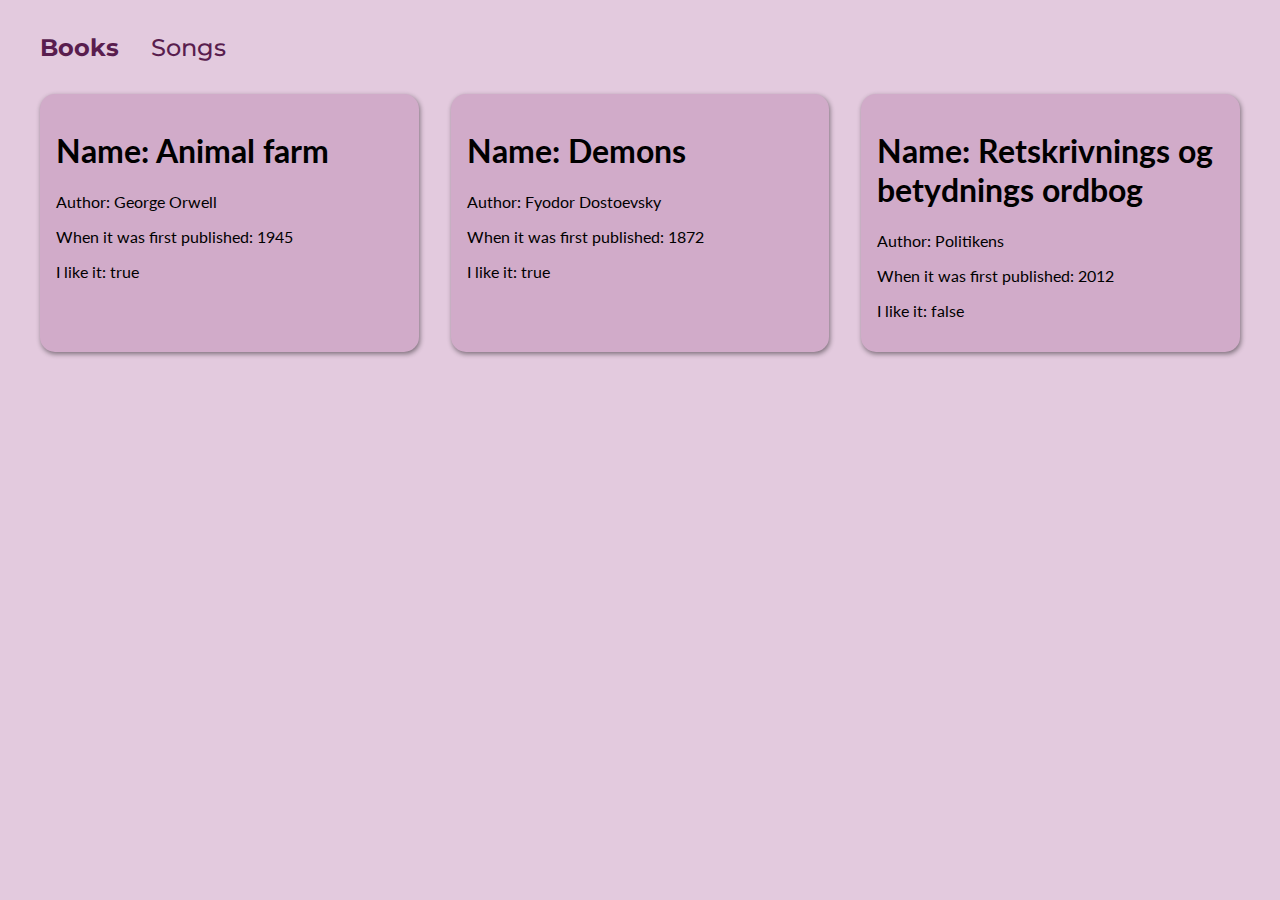
<file: index.html>
<!DOCTYPE html>
<html lang="en">
  <head>
    <meta charset="UTF-8" />
    <meta name="viewport" content="width=device-width, initial-scale=1.0" />
    <link rel="stylesheet" href="style.css" />
    <title>Template and Object</title>
  </head>
  <body>
    <header>
      <nav>
        <ul>
          <li>
            <a href="#" class="active">Books</a>
          </li>
          <li>
            <a href="songs.html">Songs</a>
          </li>
        </ul>
      </nav>
    </header>
    <main></main>
    <template>
      <article class="books">
        <h1>Name: <span>name</span></h1>
        <p class="author"><span>author</span></p>
        <p class="year">When it was first published: <span>year</span></p>
        <p class="like">I like it: <span>true or false</span></p>
      </article>
    </template>
    <script src="script.js"></script>
  </body>
</html>
</file>
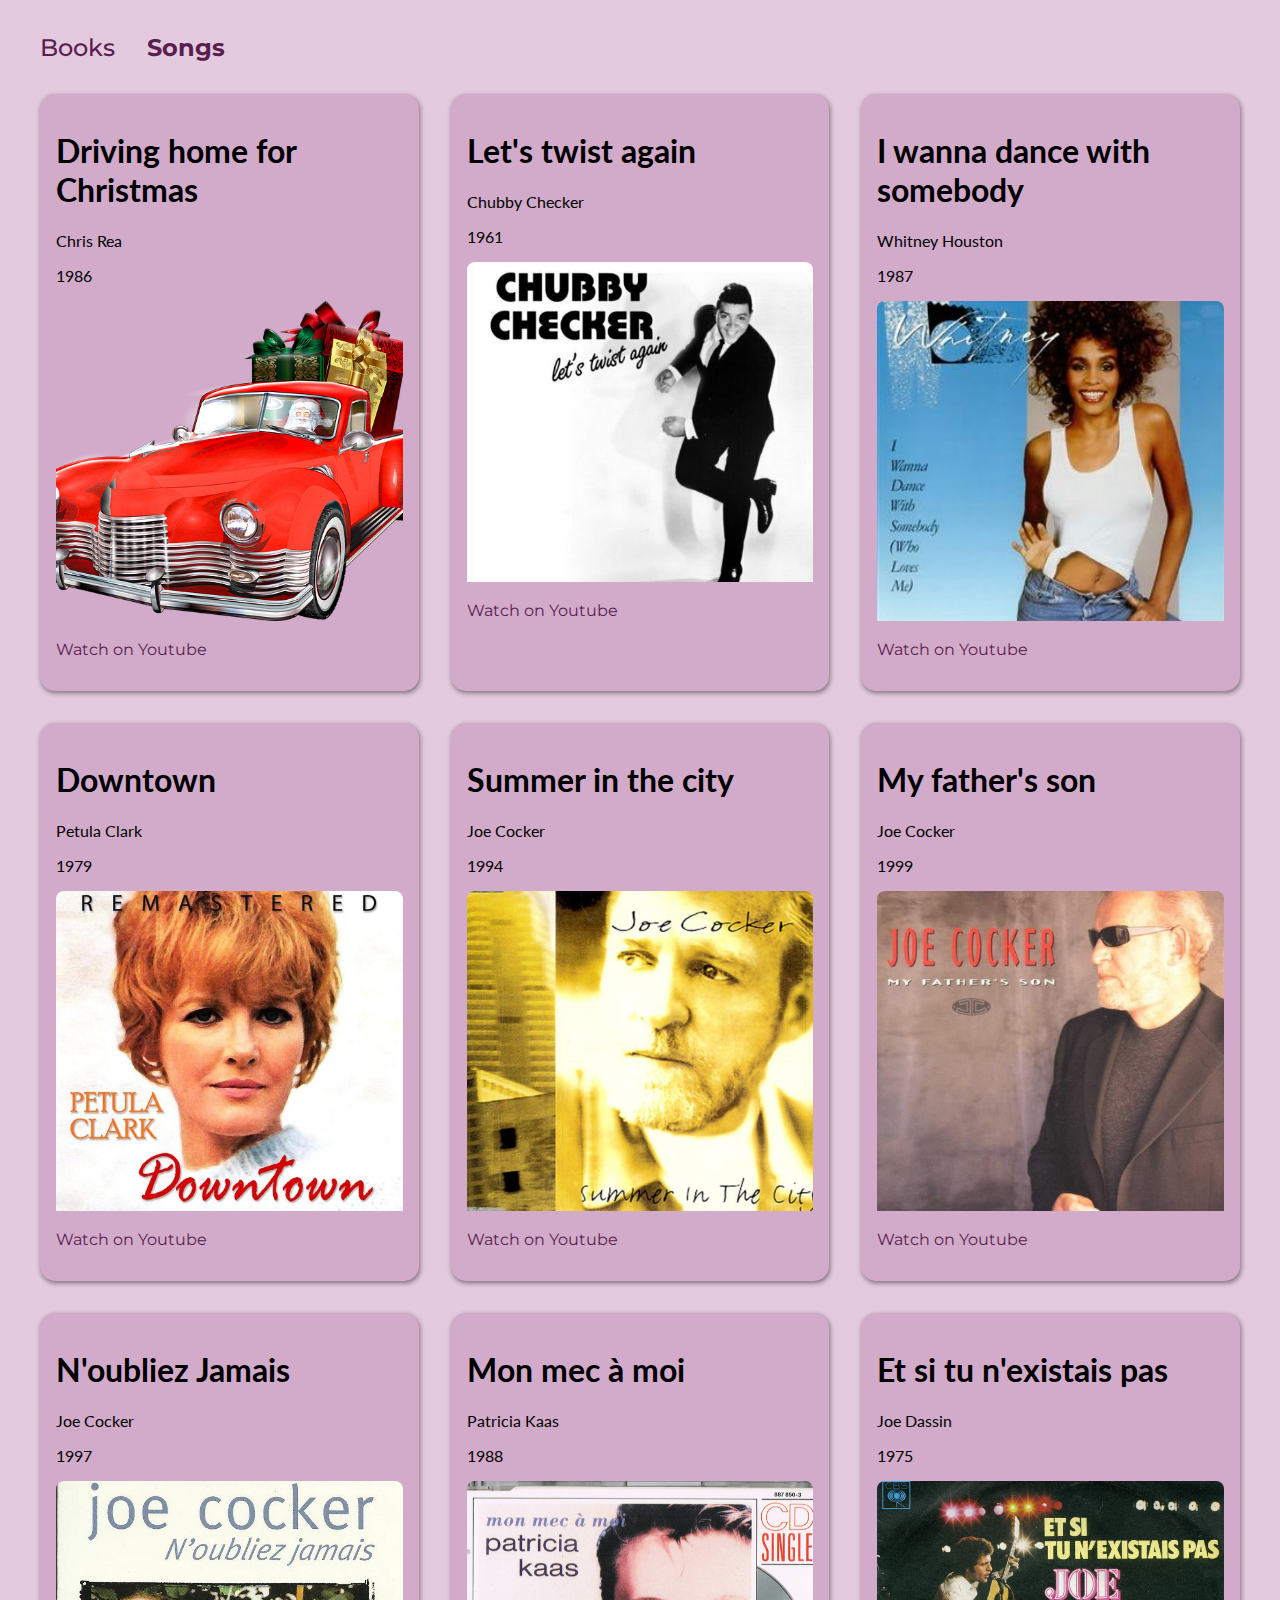
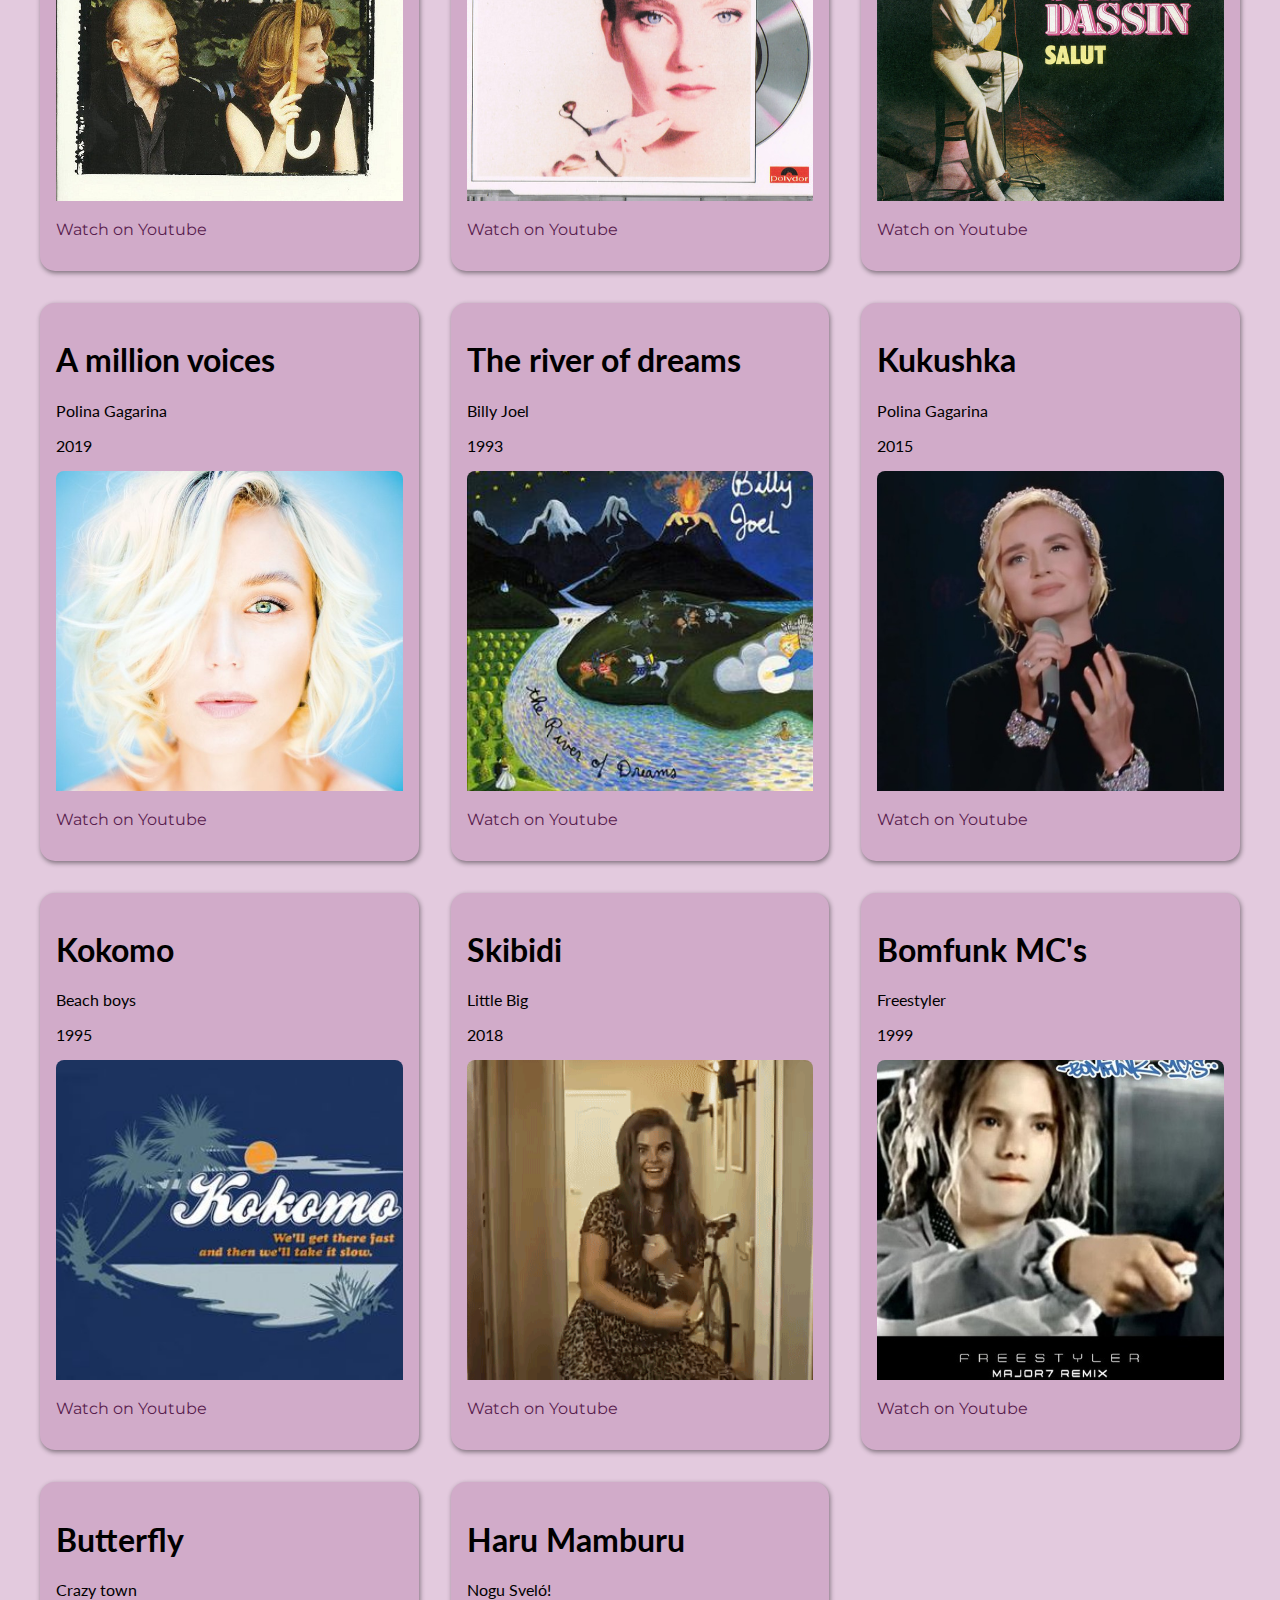
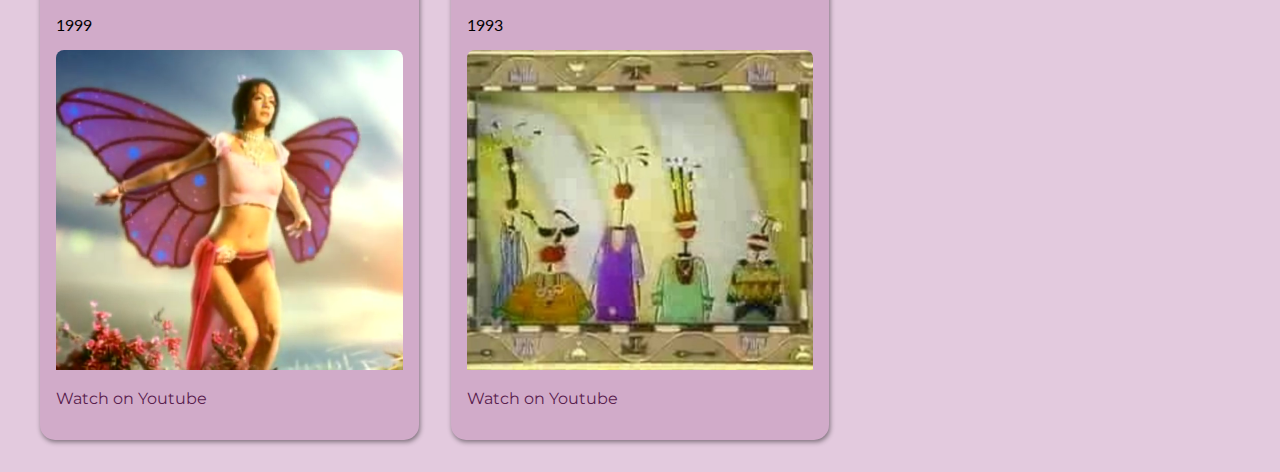
<file: songs.html>
<!DOCTYPE html>
<html lang="en">
  <head>
    <meta charset="UTF-8" />
    <meta http-equiv="X-UA-Compatible" content="IE=edge" />
    <meta name="viewport" content="width=device-width, initial-scale=1.0" />
    <link rel="stylesheet" href="style.css" />
    <title>Songs</title>
  </head>
  <body>
    <header>
      <nav>
        <ul>
          <li>
            <a href="index.html">Books</a>
          </li>
          <li>
            <a href="songs.html" class="active">Songs</a>
          </li>
        </ul>
      </nav>
    </header>
    <main></main>
    <template>
      <article>
        <h1>Name</h1>
        <p class="singer">Singer</p>
        <p class="year">Year</p>
        <img src="" alt="" />
        <a href="" target="blank">Watch on Youtube</a>
      </article>
    </template>
    <script src="songs.js" defer></script>
  </body>
</html>
</file>
<file: style.css>
@import url("https://fonts.googleapis.com/css2?family=Lato:ital,wght@0,400;0,900;1,700&display=swap");
@import url("https://fonts.googleapis.com/css2?family=Montserrat:wght@600;700&display=swap");

body {
  /* background-color: #f5a9e7; */
  background-color: #e3cade;
  font-family: "Lato", sans-serif;
}

main {
  margin: 2rem;
  display: grid;
  grid-template-columns: repeat(auto-fill, minmax(300px, 1fr));
  gap: 2rem;
}

header {
  margin: 2rem;
}

article {
  padding: 1rem;
  border-radius: 15px;
  background-color: #d1abc9;
  box-shadow: 0.05rem 0.1rem 0.3rem -0.03rem rgba(0, 0, 0, 0.45);
  /* --card-gradient: #5e9ad9, #e271ad;
  background-image: linear-gradient(
    var(--card-gradient),
    white max(30rem, 27vh)
  ); */
}

img {
  border-radius: 0.5rem 0.5rem 0 0;
  width: 100%;
  object-fit: cover;
  /* aspect-ratio: 4/3; */
  height: max(20rem, 30vh);
  /* mix-blend-mode: overlay; */
}

ul {
  display: flex;
  justify-content: flex-start;
  padding: 0;
}

li {
  /* padding: 1rem 2rem; */
  list-style: none;
  font-size: 1.5rem;
  font-weight: 500;
  margin-right: 2rem;
}

a {
  text-decoration: none;
  color: #591d4e;
  font-family: "Montserrat", sans-serif;
}

.active {
  font-weight: 700;
}

.active:hover {
  color: #591d4e;
}

article > a {
  display: inline-block;
  padding: 1rem 0;
}

a:hover {
  color: #ba3864;
}
</file>
